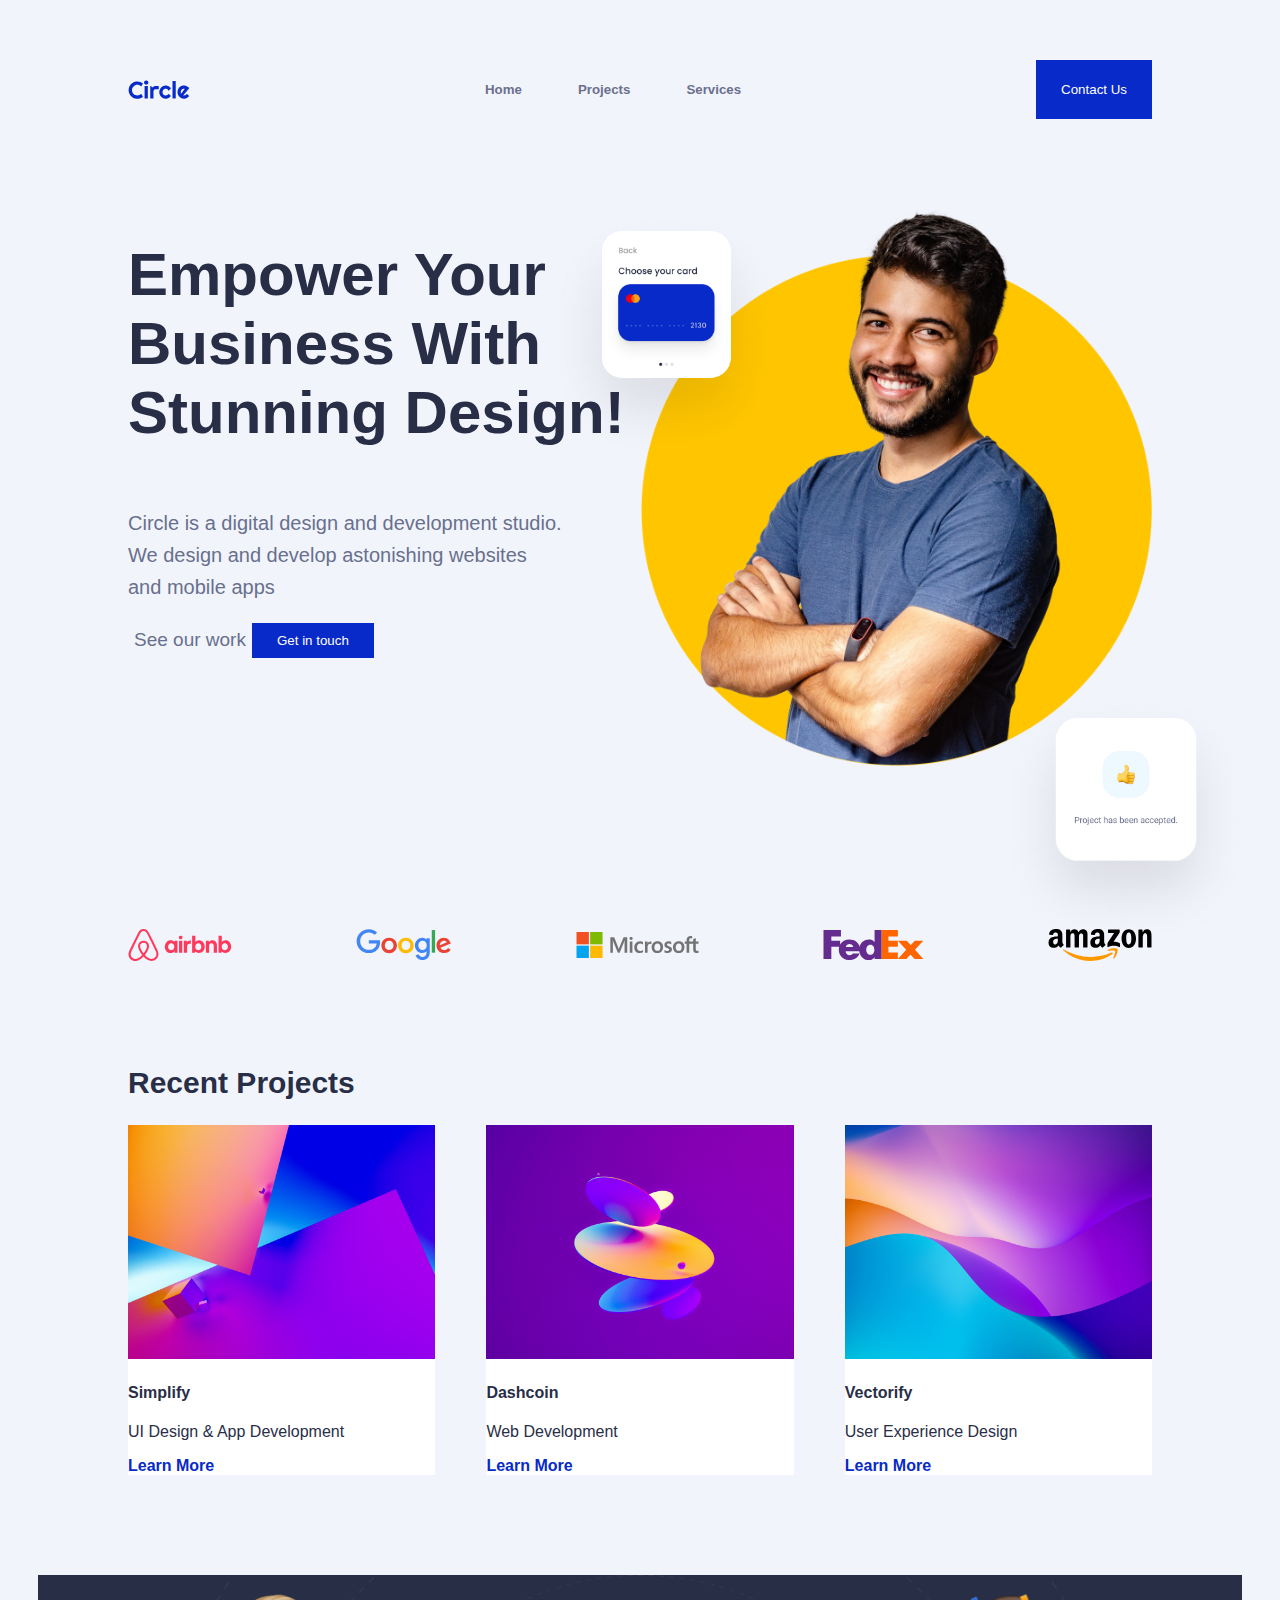
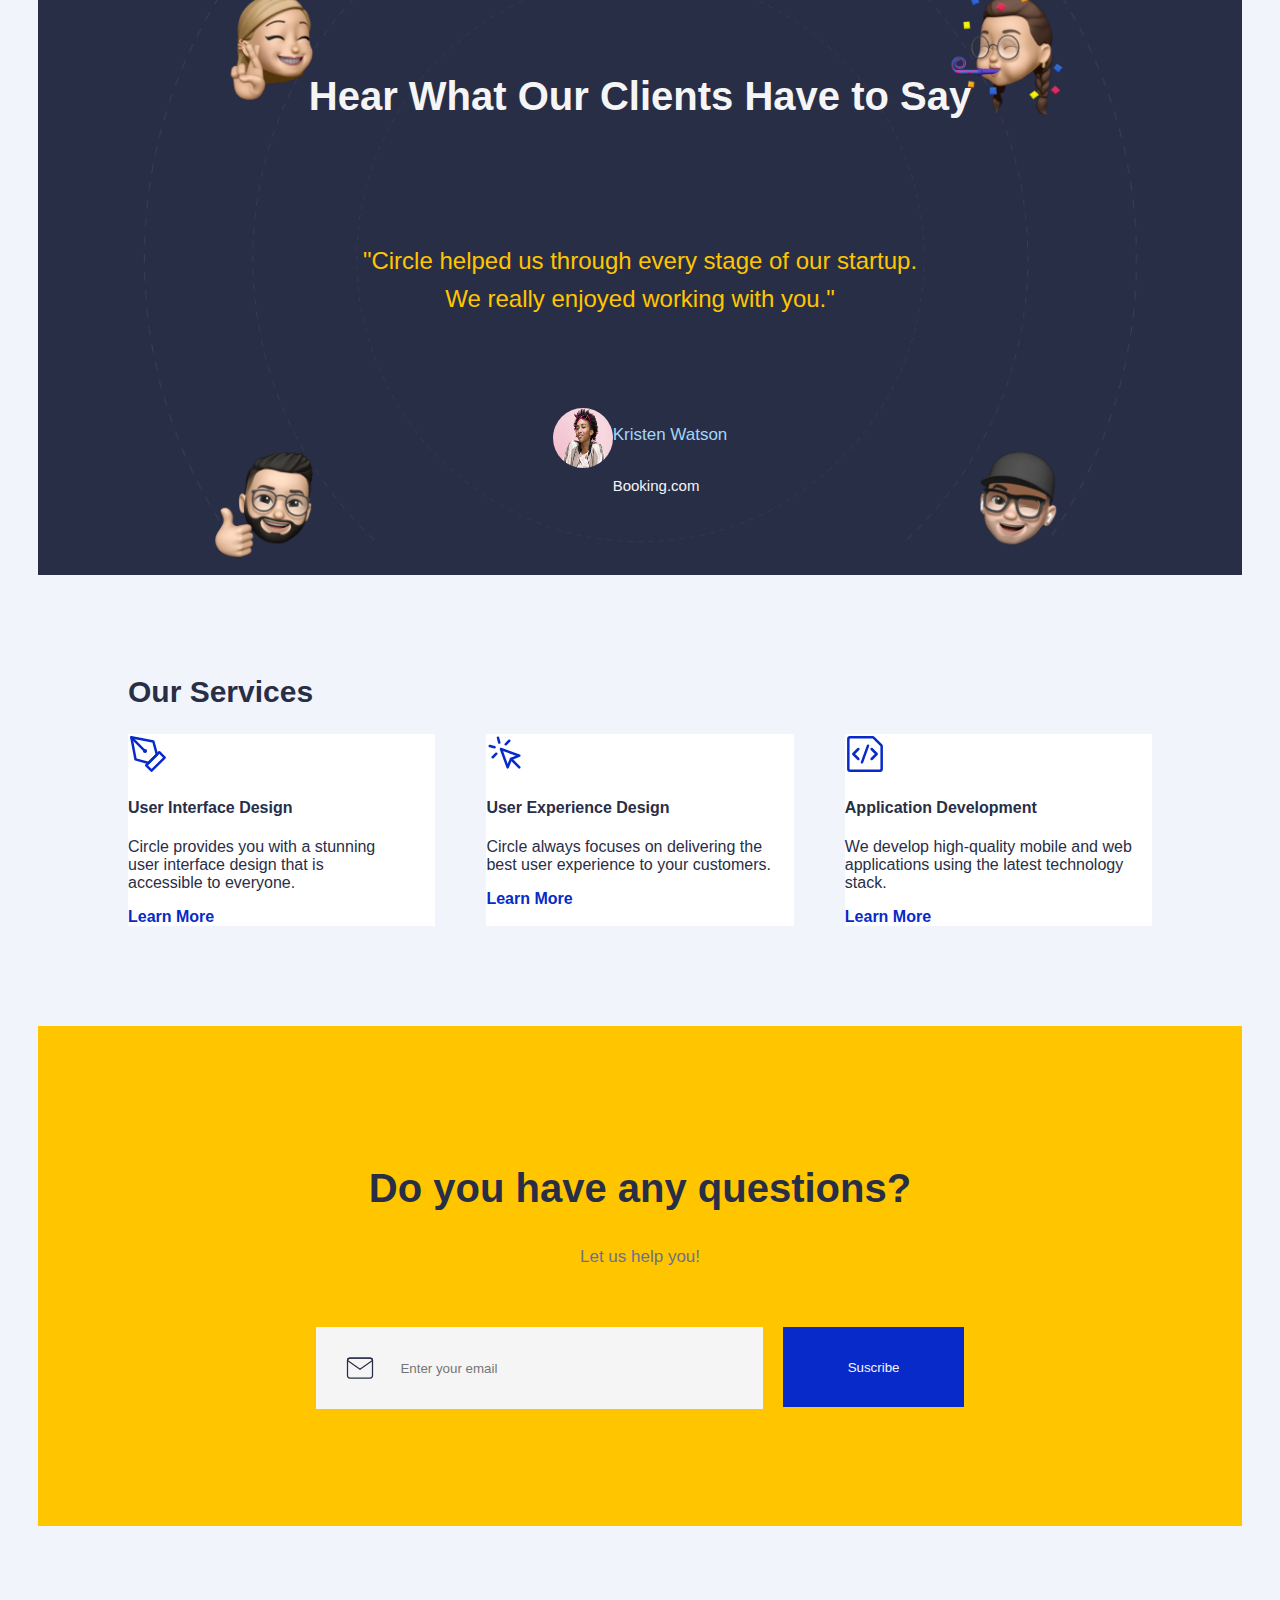
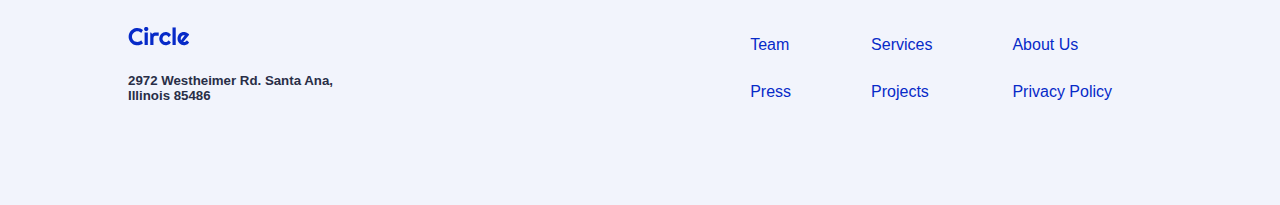
<file: index.html>
<!DOCTYPE html>
<html lang="en">
  <head>
    <meta charset="UTF-8" />
    <title>Circle Web</title>
    <link rel="stylesheet" href="./style.css">
    <link href='http://fonts.googleapis.com/css?family=Roboto' rel='stylesheet' type="./style.css">
  </head>
  <body>
    <header>
      <div class="header-container">
        <img src="./project-assets/project-assets/logos/circle.svg" alt="Circle logo"/>
        <div class="unfoldable-menu">
          <button id="menu">
            <img  src="./project-assets/project-assets/additional images/icons8-menu-rounded-30.png" alt="Menu icon"/>
          </button>
          <nav>
            <h5>Home</h5>
            <h5>Projects</h5>
            <h5>Services</h5>
          </nav>
        </div>
        <button id="contact-button">Contact Us</button>
    </div>
    </header>
    <section class="hero-section">
      <div class="hero-text"> 
        <h1>Empower Your<br>Business With<br>Stunning Design! </h1>
        <h3>Circle is a digital design and development studio.<br>We design and develop astonishing websites<br> and mobile apps</h3>
        <div class="section-hero-buttons">
          <button id="our-work-button">See our work</button>
          <button id="get-in-touch-button">Get in touch</button>
        </div>
      </div>
      <div id="hero-image">
        <img id="card-1" src="./project-assets/project-assets/hero-section/card-1.png" alt="Credit card image"/>
        <img id="card-2" src="./project-assets/project-assets/hero-section/card-2.png" alt="Thumb up, project has been accepted"/>

      </div>

    </section>
    <section class="logos-section">
        <img class="logos-box l1"src="./project-assets/project-assets/logos/airbnb-logo.svg" alt="Airbnb logo"/>
        <img class="logos-box l2"src="./project-assets/project-assets/logos/google-logo.svg" alt="Google logo"/>
        <img class="logos-box l3"src="./project-assets/project-assets/logos/microsoft-logo.svg" alt="Microsoft logo"/>
        <img class="logos-box l4"src="./project-assets/project-assets/logos/fedex-logo.svg" alt="FedEx logo"/>
        <img id="amazon-logo" src="./project-assets/project-assets/logos/amazon-logo.svg" alt="Amazon logo"/>
    </section>

    <section class="project-section">
      <h2>Recent Projects</h2>
      <div class="project-and-service-flex-container">
        <div class="flex-item-project-and-services">
          <img class="flex-image-project" src="./project-assets/project-assets/projects-section/1.jpg" alt="Simplify logo"/>
          <h4>Simplify</h4>
          <p>UI Design & App Development</p>
          <a href="./simplify.html">Learn More</a>
        </div>
        <div class="flex-item-project-and-services">
          <img class="flex-image-project" src="./project-assets/project-assets/projects-section/2.jpg" alt="Dashcoin logo"/>
          <h4>Dashcoin</h4>
          <p>Web Development</p>
          <a href="url">Learn More</a>
        </div>
        <div class="flex-item-project-and-services">
          <img class="flex-image-project" src="./project-assets/project-assets/projects-section/5.jpg" alt="User Experience logo"/>
          <h4>Vectorify</h4>
          <p>User Experience Design</p>
          <a href="url">Learn More</a>
        </div>
      </div>

    </section>

    <div class="testimonial-section">
      <div class="testimonial-flex-container">
        <h2 id="h2-white">Hear What Our Clients Have to Say</h2>
        <p id="p-testimonial">"Circle helped us through every stage of our startup.<br>We really enjoyed working with you."</p>
        <div class="testimonial-contact">
          <img id="testimonial-profile" src="./project-assets/project-assets/testimonial-section/profile.png" alt="Client logo"/>
          <div class="tesminonial-info">
            <p id="p-testimonial-name">Kristen Watson</p>
            <p id="p-testimonial-web">Booking.com</p>
          </div>
        </div>
      </div>
      
      <img id="testimonial-emoji-top-left" src="./project-assets/project-assets/testimonial-section/memoji-1.png" alt=""/>
      <img id="testimonial-emoji-top-right" src="./project-assets/project-assets/testimonial-section/memoji-4.png" alt=""/>
      <img id="testimonial-emoji-bottom-left" src="./project-assets/project-assets/testimonial-section/memoji-3.png" alt=""/>
      <img id="testimonial-emoji-bottom-right" src="./project-assets/project-assets/testimonial-section/memoji-2.png" alt=""/>
    </div>

    <section class="service-section">
      <h2>Our Services</h2>
      <div class="project-and-service-flex-container">
        <div class="flex-item-project-and-services">
          <img src="./project-assets/project-assets/services-section/icons/1.svg" alt="" />
          <h4>User Interface Design</h4>
          <p>Circle provides you with a stunning <br> user interface design that is <br> accessible to everyone.</p>
          <a href="url">Learn More</a>
        </div>
        <div class="flex-item-project-and-services">
          <img src="./project-assets/project-assets/services-section/icons/2.svg" alt="" />
          <h4>User Experience Design</h4>
          <p>Circle always focuses on delivering the best user experience to your customers.</p>
          <a href="url">Learn More</a>
        </div>
        <div class="flex-item-project-and-services">
          <img src="./project-assets/project-assets/services-section/icons/3.svg" alt="" />
          <h4>Application Development</h4>
          <p>We develop high-quality mobile and web applications using the latest technology stack.</p>
          <a href="url">Learn More</a>
        </div>

      </div>
    </section>
    <div class="question-section">
      <h2>Do you have any questions?</h2>
      <p id="p-sercive">Let us help you!</p>
      <div class="input-bar">
        <div id="error-messages">
        </div>
        <input class="input-email" type="text" placeholder="Enter your email">
        <button class="button-suscribe">Suscribe</button>
      </div>
    </div>

    <footer>
      <div class="footer-address-flex-container">
        <div>
          <img src="./project-assets/project-assets/logos/circle.svg" alt="Circle logo"/>
        </div>
        <h5>2972 Westheimer Rd. Santa Ana, <br> Illinois 85486</h5>
      </div>
      <div class="grid">
        <a href="" class="box a">Team</a> 
        <a href="" class="box b">Services</a> 
        <a href="" class="box c">About Us</a> 
        <a href="" class="box d">Press</a> 
        <a href="" class="box e">Projects</a> 
        <a href="" class="box f">Privacy Policy</a> 
      </div>
    </footer>
    <script src="index.js"></script>
  </body>
</html>
</file>
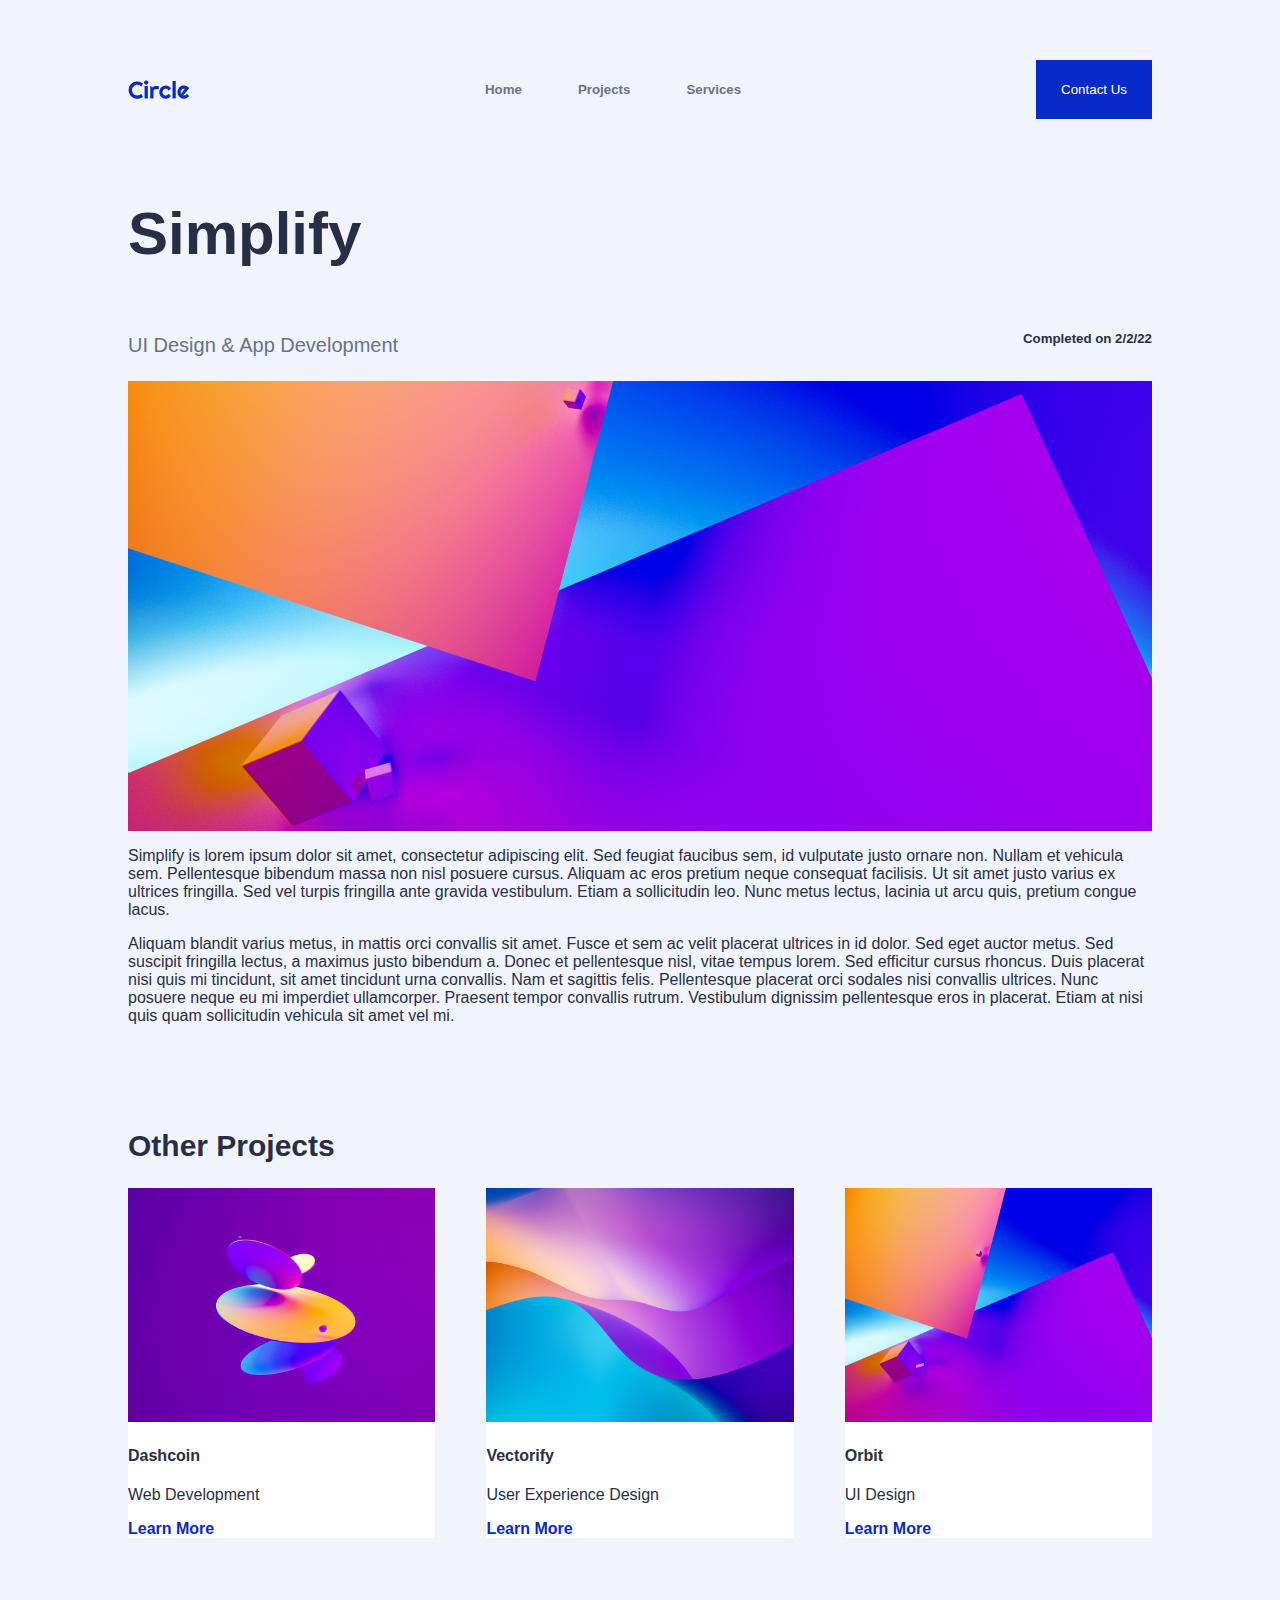
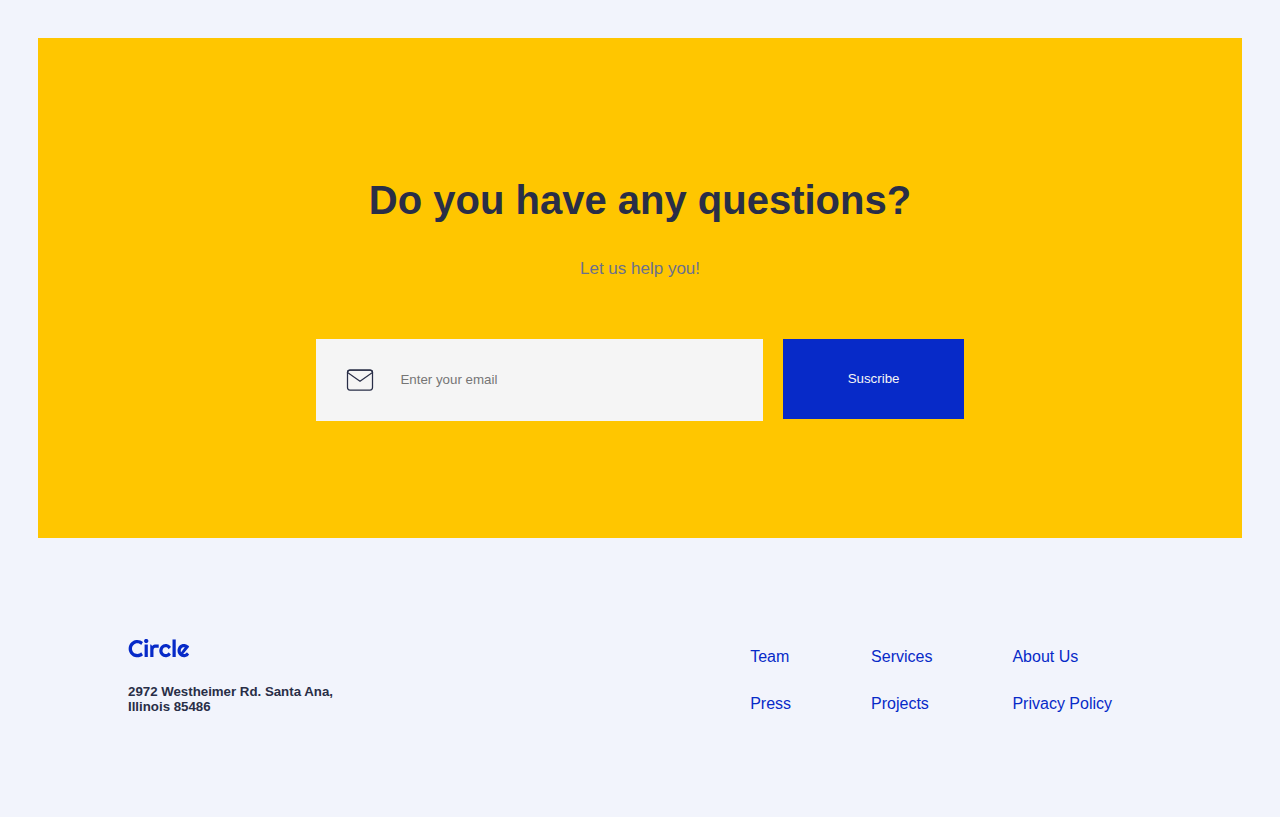
<file: simplify.html>
<!DOCTYPE html>
<html lang="en">
  <head>
    <meta charset="UTF-8" />
    <title>Circle Web</title>
    <link rel="stylesheet" href="./style.css">
    <link href='http://fonts.googleapis.com/css?family=Roboto' rel='stylesheet' type="./style.css">
  </head>
  <body>
    <header>
        <div class="header-container">
          <img src="./project-assets/project-assets/logos/circle.svg" alt="Circle logo"/>
          <div class="unfoldable-menu">
            <button id="menu">
              <img  src="./project-assets/project-assets/additional images/icons8-menu-rounded-30.png" alt="Menu icon"/>
            </button>
            <nav class="menu-items">
              <h5>Home</h5>
              <h5>Projects</h5>
              <h5>Services</h5>
            </nav>
          </div>
          <button id="contact-button">Contact Us</button>
      </div>
      </header>
    <section >
      <div class="simplify-titol">
          <h1>Simplify</h1>
          <div class="simplify-subtitol">
            <div>
              <h3>UI Design & App Development</h3>
            </div>
            <div>
              <h5>Completed on 2/2/22 </h5>
            </div>
          </div>
      </div>
      <div class="simplify-content">
        <div class="simplify-photo">
        </div>
        <div>
          <p>Simplify is lorem ipsum dolor sit amet, consectetur adipiscing elit. Sed feugiat faucibus sem, id vulputate justo ornare non. Nullam et vehicula sem. Pellentesque bibendum massa non nisl posuere cursus. Aliquam ac eros pretium neque consequat facilisis. Ut sit amet justo varius ex ultrices fringilla. Sed vel turpis fringilla ante gravida vestibulum. Etiam a sollicitudin leo. Nunc metus lectus, lacinia ut arcu quis, pretium congue lacus.</p>
          <p>Aliquam blandit varius metus, in mattis orci convallis sit amet. Fusce et sem ac velit placerat ultrices in id dolor. Sed eget auctor metus. Sed suscipit fringilla lectus, a maximus justo bibendum a. Donec et pellentesque nisl, vitae tempus lorem. Sed efficitur cursus rhoncus. Duis placerat nisi quis mi tincidunt, sit amet tincidunt urna convallis. Nam et sagittis felis. Pellentesque placerat orci sodales nisi convallis ultrices. Nunc posuere neque eu mi imperdiet ullamcorper. Praesent tempor convallis rutrum. Vestibulum dignissim pellentesque eros in placerat. Etiam at nisi quis quam sollicitudin vehicula sit amet vel mi.</p>
        </div>
      </div>
    </section>
    <section class="project-section">
      <h2>Other Projects</h2>
      <div class="project-and-service-flex-container">
        <div class="flex-item-project-and-services">
          <img class="flex-image-project" src="./project-assets/project-assets/projects-section/2.jpg" alt="Dashcoin logo"/>
          <h4>Dashcoin</h4>
          <p>Web Development</p>
          <a href="url">Learn More</a>
        </div>
        <div class="flex-item-project-and-services">
          <img class="flex-image-project" src="./project-assets/project-assets/projects-section/5.jpg" alt="User Experience logo"/>
          <h4>Vectorify</h4>
          <p>User Experience Design</p>
          <a href="url">Learn More</a>
        </div>
        <div class="flex-item-project-and-services">
          <img class="flex-image-project" src="./project-assets/project-assets/projects-section/1.jpg" alt="Simplify logo"/>
          <h4>Orbit</h4>
          <p>UI Design</p>
          <a href="./simplify.html">Learn More</a>
        </div>
      </div>
    </section>
    <div class="question-section">
      <h2>Do you have any questions?</h2>
      <p id="p-sercive">Let us help you!</p>
      <div class="input-bar">
        <input class="input-email" type="text" placeholder="Enter your email">
        <button class="button-suscribe">Suscribe</button>
      </div>
    </div>
    <footer>
      <div class="footer-address-flex-container">
        <div>
          <img src="./project-assets/project-assets/logos/circle.svg" alt="Circle logo"/>
        </div>
        <h5>2972 Westheimer Rd. Santa Ana, <br> Illinois 85486</h5>
      </div>
      <div class="grid">
        <a href="" class="box a">Team</a> 
        <a href="" class="box b">Services</a> 
        <a href="" class="box c">About Us</a> 
        <a href="" class="box d">Press</a> 
        <a href="" class="box e">Projects</a> 
        <a href="" class="box f">Privacy Policy</a> 
      </div>
    </footer>
  
      </body>
</file>
<file: style.css>
body {
    background-color: #F2F4FC;
    margin: 0%;
    width: 100%;
    color: #292E47;
    font-family: "Roboto", sans-serif;
}
@media (min-width: 1024px) {
    header {
        margin: 60px 10%;
    }

    .header-container {
        display: flex;
        justify-content: space-between;
        width: 100%
    }
    
    section{
        margin: 80px 10%;
    }

    .unfoldable-menu {
        width: 25%;
    }
    nav{
        display: flex;
        justify-content: space-between;
        width: 100%;
        color: #6B708D;
        align-items: center;
    }
    #menu {
        display:none
    }
    .section-hero-buttons {
        display: flex;
        justify-content: left;
    }

    #contact-button {
        background-color:#072AC8;
        color:white;
        border: none;
        padding: 10px 25px;
    }
    #get-in-touch-button {
        background-color:#072AC8;
        color:white;
        border: none;
        padding: 10px 25px;
        display: inline;
    }
    #our-work-button {
        border: none;
        background-color: #F2F4FC;
        color:#68708D;
        font-size: 19px;
        font-weight: light;
    }

    .hero-section{
        display: flex;
        justify-content: space-between;
        height: 650px;
    }
    .hero-text {
        display: flex;
        flex-wrap: nowrap;
        flex-direction: column;
        width: 50%;
    }

    h1{
        font-weight: bold;
        font-size: 60px;
    }
    h3 {
        font-weight: lighter;
        font-size: 20px;
        color: #68708D;
        line-height: 160%;
    }
    #hero-image {
        width: 50%;
        background-image: url("./project-assets/project-assets/hero-section/hero-image.png");
        background-size: contain;
        position: relative;
        background-repeat: no-repeat;
    }

    #card-1{
        width: 50%;
        position: absolute;
        left: -20%;
    }

    #card-2{
        width: 50%;
        position: absolute;
        bottom: -15%;
        right: -20%;
    }

    .logos-section {
        display: flex;
        justify-content: space-between;
    }

    .project-section {
        display: flex;
        flex-wrap: nowrap;
        flex-direction: column;
    }
    .project-and-service-flex-container {
        display: flex;
        justify-content: space-between;
    }

    h2 {
        color: #292E47;
        font-size: 30px;
        font-weight: bold;

    }

    .flex-item-project-and-services {
        width: 30%;
        background-color: white;
        text-align: left;
    }

    .flex-image-project {
        width: 100%;
    }

    a {
        text-decoration: none;
        color: #072AC8;
        font-size: 16px;
        font-weight: bold;
    }

    .testimonial-section{

        margin: 100px 3%;
        height: 600px;
        background-color: #292e47;
        background-image: url(./project-assets/project-assets/testimonial-section/orbit.png);
        background-size: contain;
        position: relative;
        background-repeat: no-repeat;
    }

    #h2-white{
        color: whitesmoke;
        font-size: 40px;
        text-align: center;
    }

    #p-testimonial{
        color: #ffc600;
        font-size: 24px;
        text-align: center;
        font-weight: 500;
        line-height: 160%;

    }

    .testimonial-flex-container{
        display: flex;
        flex-wrap: nowrap;
        flex-direction: column;
        height: 100%;
        align-items: center;
        justify-content: space-evenly;
    }
    .testimonial-contact {
        display: flex;
    }
    #testimonial-profile {
        width: 60px;
        height: 60px;
        border-radius: 80%;
    }

    .tesminonial-info{
        display: flex;
        flex-wrap: nowrap;
        flex-direction: column;
    }

    #p-testimonial-name{
        color: #a2d6f9;
        font-size: 17px;
    }

    #p-testimonial-web{
        color: whitesmoke;
        font-size: 15px;
    }

    #testimonial-emoji-top-left {
        width: 12%;
        position: absolute;
        left: 13%;
        top: 0%;
    }

    #testimonial-emoji-top-right {
        width: 12%;
        position: absolute;
        right: 13%;
        top: 0%;
    }

    #testimonial-emoji-bottom-left {
        width: 12%;
        position: absolute;
        left: 13%;
        bottom: 0%;
    }

    #testimonial-emoji-bottom-right {
        width: 12%;
        position: absolute;
        right: 13%;
        bottom: 0%;
    }

    #service-section {
        display: flex;
        flex-wrap: wrap;
        flex-direction: column;
    }

    .question-section{
        display: flex;
        flex-direction: column;
        margin: 100px 3%;
        height: 500px;
        background-color: #ffc600;
        justify-content: center;
        align-items: center;
    }

    .question-section h2 {
        margin-bottom: 20px;
        color: #292e47;
        font-size: 40px;
        line-height: 44px;
        margin-top: 20px;
    }
    
    #p-sercive {
        font-size: 17px;
        color: #6b708d;
        margin-bottom: 5%;
    }

    .input-bar {
        height: 80px;
        width: 100%;
        display: flex;
        justify-content: center;
    }

    .input-email {
        height: 100%;
        width: 30%;
        border: none;
        background: url(./project-assets/project-assets/newsletter/icon/mail.svg) no-repeat;
        background-position: 7%;
        background-color: whitesmoke;
        padding-left: 7%;
    }

    .button-suscribe {
        height: 100%;
        width: 15%;
        background-color: #072AC8;
        margin-left: 20px;
        color: whitesmoke;
        border: none;
    }

    footer{
        margin: 80px 10%;
        display: flex;
        justify-content: space-between;
    }

    .footer-address-flex-container {
        display: flex;
        flex-direction: column;
        flex-wrap: nowrap;
    }

    .grid {
        display: grid;
    }

    .box{
        padding:10px 40px;
        font-weight: lighter;
    }

    .a {
        grid-column: 1 / 3;
        grid-row: 1 / 3;
      }
      
      .b {
        grid-column: 3 / 5;
        grid-row: 1 / 3;
      }
      
      .c {
        grid-column: 5 / 7;
        grid-row: 1 /  3;
      }
      
      .d {
        grid-column: 1 / 3;
        grid-row: 3 / 6;
      }
      
      .e {
        grid-column: 3 / 5;
        grid-row: 3 / 6;
      }

      .f {
        grid-column: 5 / 7;
        grid-row: 3 / 6;
      }

      .simplify-subtitol {
        display: flex;
        width: 100%;
        justify-content: space-between;
      }

      .simplify-content {
        width: 100%;
      }

      .simplify-photo {
        width: 100%;
        height: 450px;
        background-image: url(./project-assets/project-assets/projects-section/1.jpg);
        background-size:cover;
        background-repeat: no-repeat;
        background-position-y: -200px;
    }
}

@media (max-width: 768px) {

    header {

        margin: 20px 5%;
    }

    .header-container {
        display: flex;
        flex-direction: row;
        justify-content: space-between;
    }
    
    section{
        margin: 40px 5%;
    }
    nav {
        display: none;
    }

    #contact-button {
        display: none;
    }

    a {
        text-decoration: none;
        color: #072AC8;
        font-size: 16px;
        font-weight: bold;
    }
    nav h5:hover {background-color: rgb(169, 15, 15);}

    .unfoldable-menu:hover nav {display: block;}
    
    .unfoldable-menu:hover #menu {background-color: #3e8e41;}
    

    h1 {
        font-size: 30px;
        color: #292e47;
        text-align: center;
        margin-bottom: 30px;
    }

    h3 {
        font-size: 17px;
        color: #6b708d;
        line-height: 150%;
        text-align: center;
        font-weight: lighter;
        }

    .section-hero-buttons {
        display: flex;
        flex-wrap: nowrap;
        flex-direction: column;
        order: revert;
        align-items: center;
    }

    #get-in-touch-button{
        background-color:#072AC8;
        width: 35%;
        font-size: large;
        color:white;
        border: none;
        padding: 20px 30px;
        margin-bottom: 20px;
        order: -1;
    }

    #our-work-button {
        border: none;
        background-color: #F2F4FC;
        color:#68708D;
        font-size: 19px;
        font-weight: light;
        order: 1;
    }

    #hero-image {
        width: 100%;
        content: url("./project-assets/project-assets/hero-section/hero-image.png");
    }

    .logos-section {
        display: grid;
        place-items: center;

    }

    .logos-box {
        padding: 20px 20px;
    }

    .l1 {
        grid-column: 1;
        grid-row: 1;
    }

    .l2 {
        grid-column: 2;
        grid-row: 1;
     }

    .l3{
        grid-column: 1;
        grid-row: 2;
    }

    .l4{
        grid-column: 2;
        grid-row: 2;
    }

    #card-1 {
        display: none;
    }

    #card-2 {
        display: none;
    }

    #amazon-logo {
        display: none;
    }

    .project-section {
        display: flex;
        flex-wrap: nowrap;
        flex-direction: column;
    }

    .project-and-service-flex-container {
        display: flex;
        flex-direction: column;
        flex-wrap: nowrap;
        justify-content: space-between;
        align-items: center;
    }

    .flex-item-project-and-services {
        width: 90%;
        background-color: white;
        text-align: left;
        margin: 30px 0px;
    }

    .flex-image-project {
        width: 100%;
    }

    h2 {
        color: #292E47;
        font-size: 30px;
        font-weight: bold;
        text-align: center;
    }
    .testimonial-section {
        margin: 100px 0%;
        height: 500px;
        background-color: #292e47;
    }

    .testimonial-flex-container{
        display: flex;
        flex-wrap: nowrap;
        flex-direction: column;
        height: 100%;
        align-items: center;
        justify-content: space-evenly;
    }
    .testimonial-contact {
        display: flex;
    }

    #h2-white{
        color: whitesmoke;
        font-size: 40px;
        text-align: center;
    }

    #p-testimonial{
        color: #ffc600;
        font-size: 24px;
        text-align: center;
        font-weight: 500;
        line-height: 160%;
    }

    #testimonial-profile {
        width: 60px;
        height: 60px;
        border-radius: 80%;
    }

    .tesminonial-info{
        display: flex;
        flex-wrap: nowrap;
        flex-direction: column;
    }

    #p-testimonial-name{
        color: #a2d6f9;
        font-size: 17px;
    }

    #p-testimonial-web{
        color: whitesmoke;
        font-size: 15px;
    }


    #testimonial-emoji-top-left {
        display: none;
    }

    #testimonial-emoji-top-right {
        display: none;
    }

    #testimonial-emoji-bottom-left {
        display: none;
    }

    #testimonial-emoji-bottom-right {
        display: none;
    }

    .testimonial-section {
        margin: 100px 0%;
        height: 500px;
        background-color: #292e47;
    }

    .question-section {
        display: flex;
        flex-direction: column;
        margin: 100px 3%;
        height: 600px;
        background-color: #ffc600;
        justify-content: center;
        align-items: center;
    }

    #p-sercive {
        font-size: 17px;
        color: #6b708d;
        margin-bottom: 10%;
    }

    .input-bar {
        height: 200px;
        width: 80%;
        display: flex;
        flex-direction: column;
        align-items: center;
    }

    .input-email {
        height: 45%;
        width: 78.8%;
        border: none;
        margin-bottom: 7%;
        padding-left: 20%;
        background: url(./project-assets/project-assets/newsletter/icon/mail.svg) no-repeat;
        background-position: 10px;
        background-color: whitesmoke;

    }

    .button-suscribe {
        height: 45%;
        width: 100%;
        background-color: #072AC8;
        color: whitesmoke;
        border: none;
    }

    footer{
        margin: 80px 5%;
        display: flex;
        flex-direction: column;
        flex-wrap: nowrap;
        align-items: center;
    }

    .footer-address-flex-container {
        display: flex;
        flex-direction: column;
        flex-wrap: nowrap;
        align-items: center;
    }

    .grid {
        display: grid;
    }

    .box{
        padding:10px 40px;
        font-weight: lighter;
    }

    .a {
        grid-column: 1 / 3;
        grid-row: 1 / 3;
      }
      
      .b {
        grid-column: 3 / 5;
        grid-row: 1 / 3;
      }
      
      .c {
        grid-column: 5 / 7;
        grid-row: 1 /  3;
      }
      
      .d {
        grid-column: 1 / 3;
        grid-row: 3 / 6;
      }
      
      .e {
        grid-column: 3 / 5;
        grid-row: 3 / 6;
      }

      .f {
        grid-column: 5 / 7;
        grid-row: 3 / 6;
      }

    .simplify-titol h1 {
        text-align: left;
        margin-bottom: 5px;
    }
    
    .simplify-subtitol {
        display: flex;
        flex-direction: column;
        flex-wrap: nowrap;
        width: 100%;
    }

    .simplify-subtitol h3 {
        text-align: left;
        font-weight: bold;
        margin-bottom: 0px;
        font-size: 20px;
    }

    .simplify-subtitol h5 {
        text-align: left;
        font-weight: bold;
        margin-top: 0px;
        font-size: 20px;
    }

    .simplify-content {
        width: 100%;
    }

    .simplify-photo {
        width: 100%;
        height: 450px;
        background-image: url(./project-assets/project-assets/projects-section/1.jpg);
        background-size:cover;
        background-repeat: no-repeat;
    }


}
</file>
